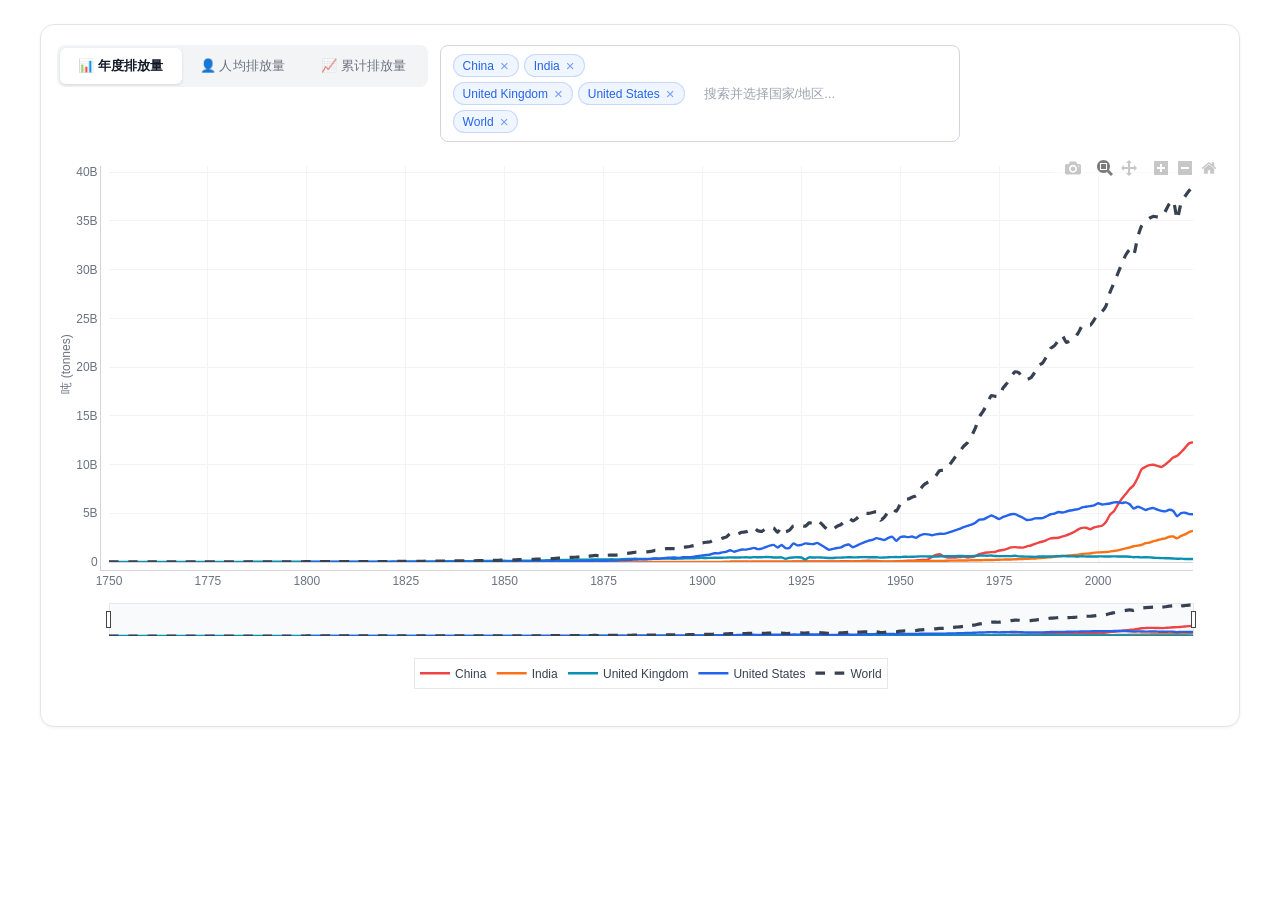
<file: docs/co2/index.html>
<!DOCTYPE html>
<html lang="zh-CN">

<head>
    <meta charset="UTF-8">
    <meta name="viewport" content="width=device-width, initial-scale=1.0">
    <title>CO₂ 排放量交互式图表</title>
    <script src="https://cdn.plot.ly/plotly-2.32.0.min.js"></script>
    <link rel="stylesheet" href="styles.css">
</head>

<body>
    <div class="container" id="mainContainer">
        <div class="loading-overlay" id="loadingOverlay">
            <div class="spinner"></div>
            <span id="loadingText">加载数据中...</span>
        </div>

        <!-- 工具栏 -->
        <div class="toolbar">
            <div class="toggle-group" id="toggleGroup">
                <button class="toggle-btn active" data-mode="total" id="btnTotal">📊 年度排放量</button>
                <button class="toggle-btn" data-mode="percapita" id="btnPerCapita">👤 人均排放量</button>
                <button class="toggle-btn" data-mode="cumulative" id="btnCumulative">📈 累计排放量</button>
            </div>
            <div class="country-selector" id="countrySelector">
                <div class="select-input-wrap" id="selectWrap">
                    <div class="selected-tags" id="selectedTags"></div>
                    <input type="text" class="search-input" id="searchInput" placeholder="搜索并选择国家/地区..."
                        autocomplete="off">
                </div>
                <div class="dropdown-panel" id="dropdownPanel">
                    <div class="dropdown-actions">
                        <button id="btnSelectAll">✅ 全选</button>
                        <button id="btnClearAll">❌ 清空</button>
                        <button id="btnReset">🔄 重置默认</button>
                    </div>
                    <div class="dropdown-list" id="dropdownList"></div>
                </div>
            </div>
        </div>

        <!-- 图表 -->
        <div id="chart"></div>
    </div>

    <script src="script.js"></script>
</body>

</html>
</file>
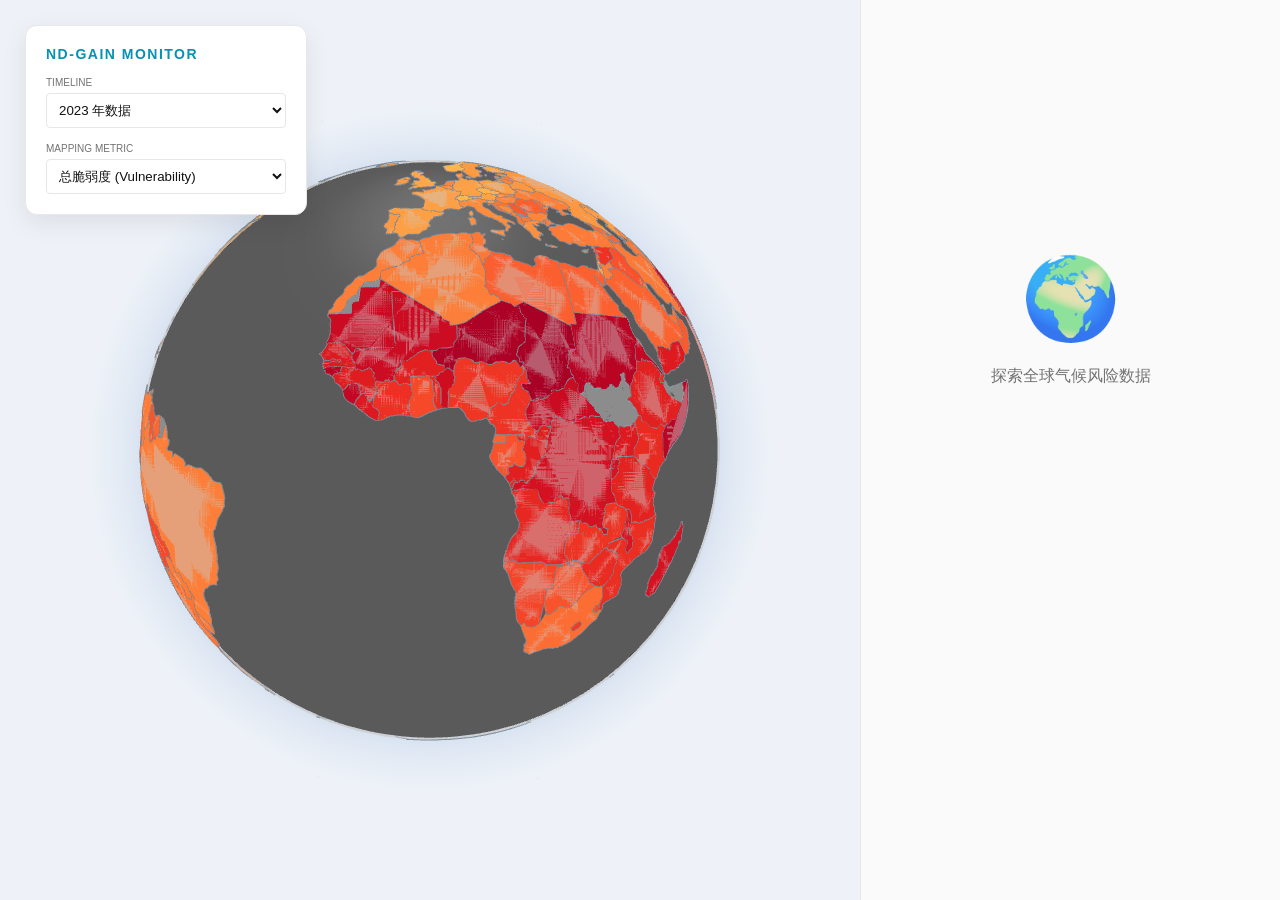
<file: docs/charts/climate-vulnerability-globe/app/index.html>
<!doctype html>
<html lang="en">
  <head>
    <meta charset="UTF-8" />
    <link rel="icon" type="image/svg+xml" href="./favicon.svg" />
    <meta name="viewport" content="width=device-width, initial-scale=1.0" />
    <title>climate-vulnerability-globe</title>
    <script type="module" crossorigin src="./assets/index-h7J3vSHF.js"></script>
    <link rel="stylesheet" crossorigin href="./assets/index-MxApr4Lq.css">
  </head>
  <body>
    <div id="root"></div>
  </body>
</html>
</file>
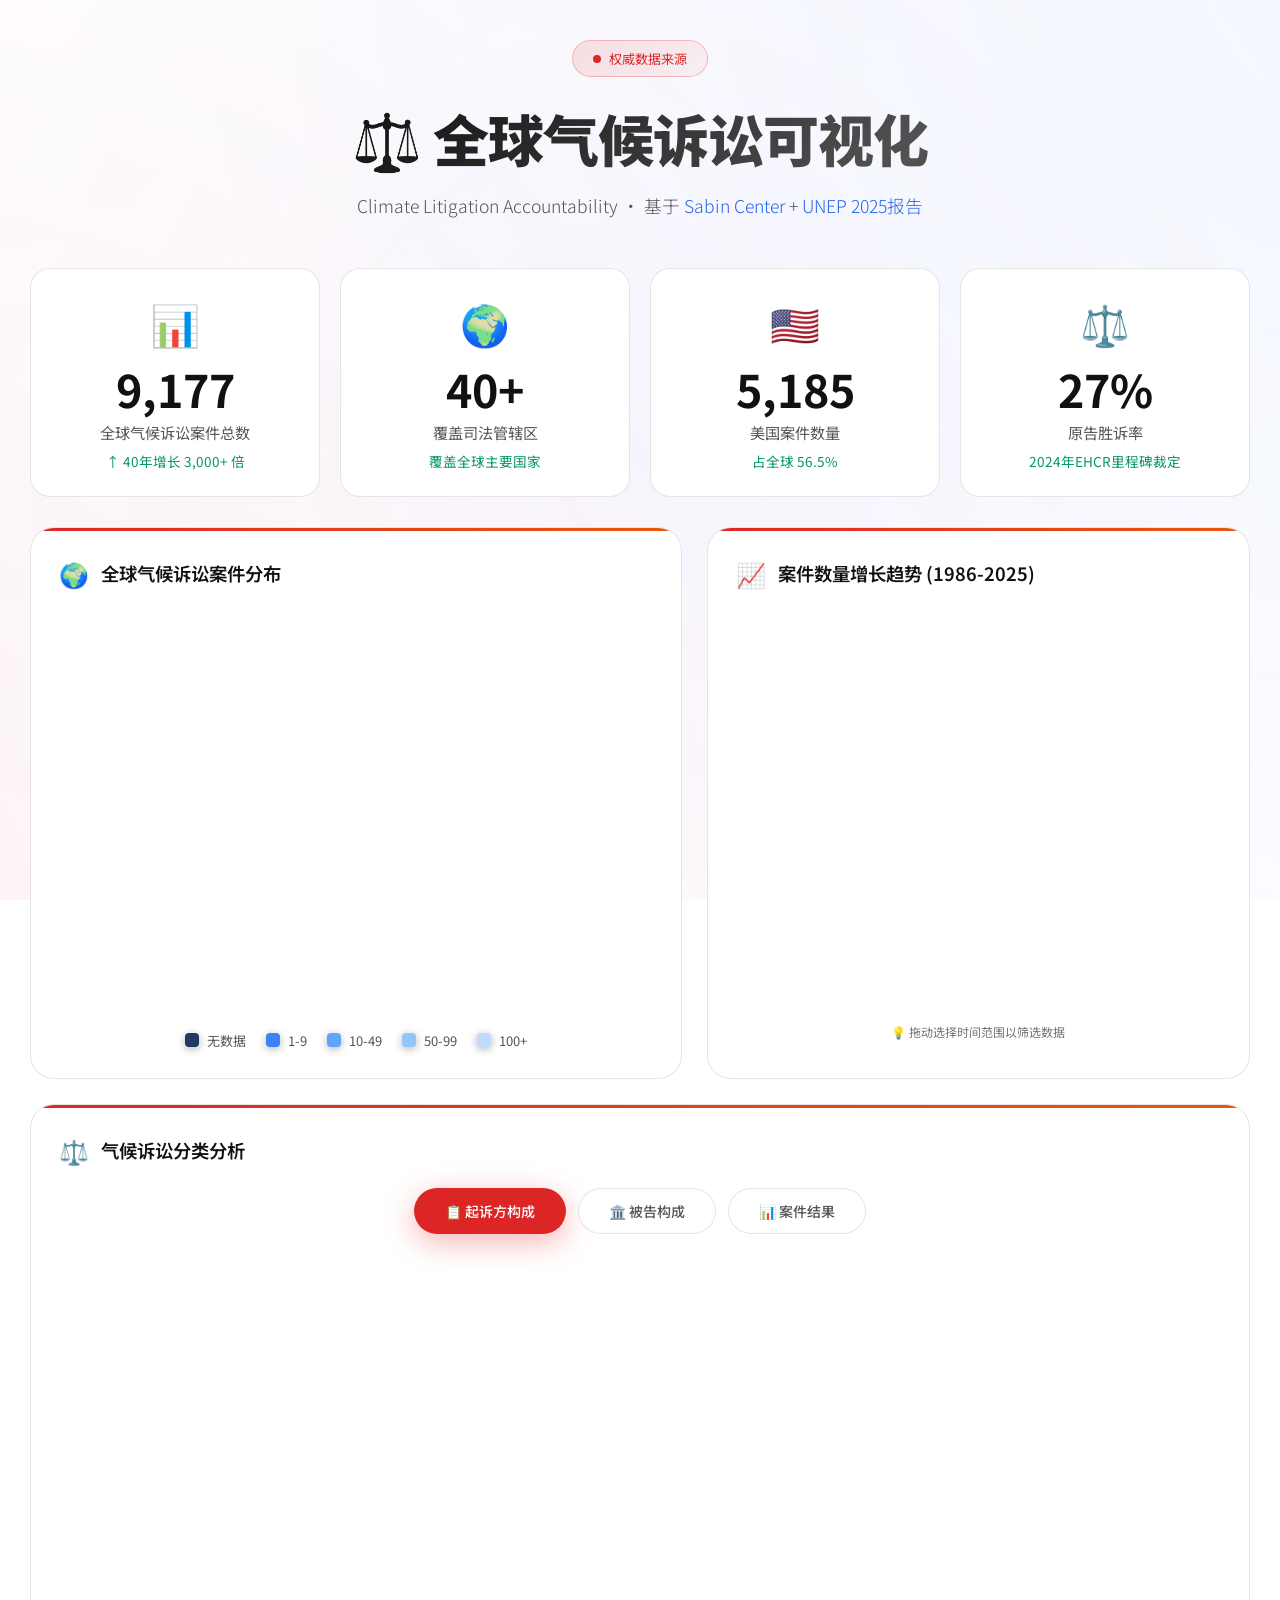
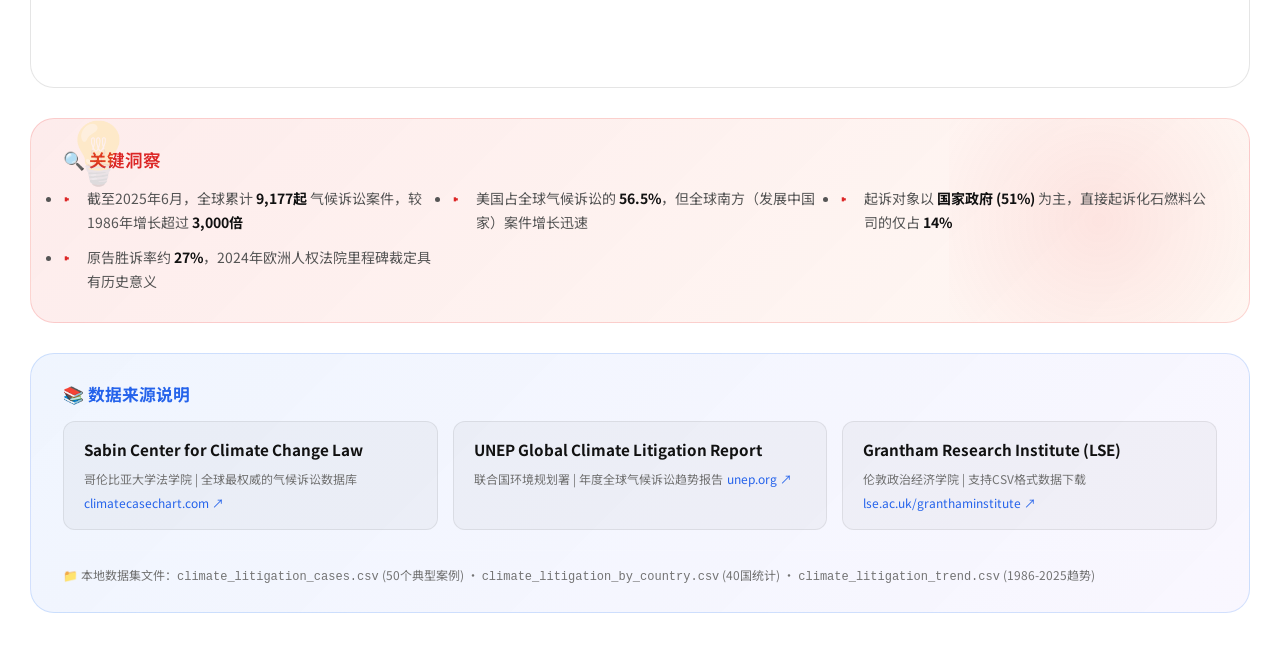
<file: docs/climate-litigation-visualization/test.html>
<!DOCTYPE html>
<html lang="zh-CN">
<head>
    <meta charset="UTF-8">
    <title>全球气候诉讼可视化 | Climate Litigation Visualizer</title>
    <link href="https://fonts.googleapis.com/css2?family=Noto+Sans+SC:wght@300;400;500;700;900&family=Inter:wght@400;500;600;700&display=swap" rel="stylesheet">
    <style>
        * { box-sizing: border-box; margin: 0; padding: 0; }
        
        :root {
            --bg-primary: #ffffff;
            --bg-secondary: #fafafa;
            --accent-red: #dc2626;
            --accent-orange: #ea580c;
            --accent-blue: #2563eb;
            --accent-cyan: #0891b2;
            --accent-green: #059669;
            --accent-purple: #7c3aed;
            --text-primary: #111111;
            --text-secondary: #555555;
            --text-muted: #737373;
            --glass-bg: rgba(255, 255, 255, 0.95);
            --glass-border: rgba(0, 0, 0, 0.1);
            --shadow-soft: 0 4px 24px rgba(0, 0, 0, 0.08);
            --shadow-glow: 0 0 40px rgba(239, 68, 68, 0.12);
        }
        
        body {
            font-family: 'Noto Sans SC', 'Inter', -apple-system, sans-serif;
            background: var(--bg-primary);
            min-height: 100vh;
            color: var(--text-primary);
            overflow-x: hidden;
        }
        
        /* 背景动画效果 */
        .bg-animation {
            position: fixed;
            top: 0;
            left: 0;
            width: 100%;
            height: 100%;
            pointer-events: none;
            z-index: 0;
            overflow: hidden;
        }
        .bg-animation::before {
            content: '';
            position: absolute;
            top: -50%;
            left: -50%;
            width: 200%;
            height: 200%;
            background: radial-gradient(circle at 20% 80%, rgba(239, 68, 68, 0.06) 0%, transparent 50%),
                        radial-gradient(circle at 80% 20%, rgba(59, 130, 246, 0.06) 0%, transparent 50%),
                        radial-gradient(circle at 50% 50%, rgba(139, 92, 246, 0.04) 0%, transparent 60%);
            animation: bgFloat 20s ease-in-out infinite;
        }
        @keyframes bgFloat {
            0%, 100% { transform: translate(0, 0) rotate(0deg); }
            33% { transform: translate(2%, 1%) rotate(1deg); }
            66% { transform: translate(-1%, 2%) rotate(-1deg); }
        }
        
        .container { 
            max-width: 1500px; 
            margin: 0 auto; 
            padding: 40px 30px;
            position: relative;
            z-index: 1;
        }
        
        /* 头部设计 */
        .header {
            text-align: center;
            margin-bottom: 50px;
            position: relative;
        }
        .header-badge {
            display: inline-flex;
            align-items: center;
            gap: 8px;
            background: linear-gradient(135deg, rgba(239, 68, 68, 0.15), rgba(239, 68, 68, 0.05));
            border: 1px solid rgba(239, 68, 68, 0.3);
            padding: 8px 20px;
            border-radius: 50px;
            font-size: 13px;
            color: var(--accent-red);
            margin-bottom: 20px;
            animation: fadeInDown 0.6s ease;
        }
        .header-badge::before {
            content: '';
            width: 8px;
            height: 8px;
            background: var(--accent-red);
            border-radius: 50%;
            animation: pulse 2s ease-in-out infinite;
        }
        @keyframes pulse {
            0%, 100% { opacity: 1; transform: scale(1); }
            50% { opacity: 0.5; transform: scale(1.2); }
        }
        
        .header h1 {
            font-size: 3.5rem;
            font-weight: 900;
            margin-bottom: 15px;
            animation: fadeInUp 0.8s ease;
            letter-spacing: -1px;
        }
        .header h1 .gradient-text {
            background: linear-gradient(135deg, #111111 0%, #525252 50%, #111111 100%);
            background-size: 200% auto;
            -webkit-background-clip: text;
            -webkit-text-fill-color: transparent;
            background-clip: text;
            animation: shimmer 3s ease-in-out infinite;
        }
        @keyframes shimmer {
            0%, 100% { background-position: 0% center; }
            50% { background-position: 200% center; }
        }
        .header .subtitle {
            font-size: 1.1rem;
            color: var(--text-secondary);
            font-weight: 300;
            animation: fadeInUp 0.8s ease 0.2s backwards;
        }
        .header .subtitle a {
            color: var(--accent-blue);
            text-decoration: none;
            transition: color 0.3s;
        }
        .header .subtitle a:hover { color: var(--accent-cyan); }
        
        @keyframes fadeInUp {
            from { opacity: 0; transform: translateY(30px); }
            to { opacity: 1; transform: translateY(0); }
        }
        @keyframes fadeInDown {
            from { opacity: 0; transform: translateY(-20px); }
            to { opacity: 1; transform: translateY(0); }
        }
        
        /* 统计卡片 */
        .stats-grid {
            display: grid;
            grid-template-columns: repeat(4, 1fr);
            gap: 20px;
            margin-bottom: 30px;
            animation: fadeInUp 0.8s ease 0.3s backwards;
        }
        .stat-card {
            background: var(--glass-bg);
            border: 1px solid var(--glass-border);
            border-radius: 20px;
            padding: 25px;
            text-align: center;
            position: relative;
            overflow: hidden;
            transition: all 0.4s cubic-bezier(0.4, 0, 0.2, 1);
        }
        .stat-card::before {
            content: '';
            position: absolute;
            top: 0;
            left: 0;
            right: 0;
            height: 3px;
            background: linear-gradient(90deg, transparent, var(--accent-red), transparent);
            opacity: 0;
            transition: opacity 0.3s;
        }
        .stat-card:hover {
            transform: translateY(-8px);
            box-shadow: var(--shadow-soft), var(--shadow-glow);
            border-color: rgba(239, 68, 68, 0.2);
        }
        .stat-card:hover::before { opacity: 1; }
        .stat-card .icon {
            font-size: 2.5rem;
            margin-bottom: 10px;
            display: block;
        }
        .stat-card .number {
            font-size: 2.8rem;
            font-weight: 700;
            color: var(--text-primary);
            line-height: 1.2;
        }
        .stat-card .number.counting {
            background: linear-gradient(135deg, #111111, #525252);
            -webkit-background-clip: text;
            -webkit-text-fill-color: transparent;
        }
        .stat-card .label {
            font-size: 0.95rem;
            color: var(--text-secondary);
            margin-top: 5px;
        }
        .stat-card .trend {
            font-size: 0.85rem;
            color: var(--accent-green);
            margin-top: 8px;
        }
        
        /* 主仪表板 */
        .dashboard {
            display: grid;
            grid-template-columns: 1.2fr 1fr;
            gap: 25px;
            margin-bottom: 25px;
            animation: fadeInUp 0.8s ease 0.4s backwards;
        }
        .dashboard.full-width { grid-template-columns: 1fr; }
        .dashboard.three-col {
            grid-template-columns: repeat(3, 1fr);
        }
        
        /* 卡片设计 */
        .card {
            background: var(--glass-bg);
            backdrop-filter: blur(20px);
            border: 1px solid var(--glass-border);
            border-radius: 24px;
            padding: 28px;
            position: relative;
            overflow: hidden;
            transition: all 0.4s cubic-bezier(0.4, 0, 0.2, 1);
        }
        .card::before {
            content: '';
            position: absolute;
            top: 0;
            left: 0;
            right: 0;
            height: 3px;
            background: linear-gradient(90deg, var(--accent-red), var(--accent-orange), var(--accent-red));
            background-size: 200% 100%;
            animation: gradientSlide 3s ease infinite;
        }
        @keyframes gradientSlide {
            0%, 100% { background-position: 0% 50%; }
            50% { background-position: 100% 50%; }
        }
        .card:hover {
            transform: translateY(-5px);
            box-shadow: var(--shadow-soft);
            border-color: rgba(0, 0, 0, 0.12);
        }
        .card h3 {
            color: var(--text-primary);
            font-size: 1.15rem;
            font-weight: 600;
            margin-bottom: 20px;
            display: flex;
            align-items: center;
            gap: 12px;
        }
        .card h3 .icon { font-size: 1.5rem; }
        
        /* 图表容器 */
        .chart-container {
            width: 100%;
            min-height: 400px;
            position: relative;
        }
        
        /* 工具提示 */
        .tooltip {
            position: absolute;
            background: #ffffff;
            backdrop-filter: blur(20px);
            color: var(--text-primary);
            padding: 14px 20px;
            border-radius: 16px;
            font-size: 13px;
            pointer-events: none;
            opacity: 0;
            z-index: 1000;
            border: 1px solid rgba(0, 0, 0, 0.1);
            box-shadow: 0 12px 32px rgba(0, 0, 0, 0.12);
            transform: translateY(-10px) scale(0.95);
            transition: all 0.25s cubic-bezier(0.4, 0, 0.2, 1);
            max-width: 280px;
        }
        .tooltip.visible {
            opacity: 1;
            transform: translateY(0) scale(1);
        }
        .tooltip strong {
            background: linear-gradient(135deg, var(--accent-red), var(--accent-orange));
            -webkit-background-clip: text;
            -webkit-text-fill-color: transparent;
            display: block;
            margin-bottom: 6px;
            font-size: 15px;
        }
        
        /* 图例 */
        .legend {
            display: flex;
            gap: 20px;
            justify-content: center;
            margin-top: 20px;
            flex-wrap: wrap;
        }
        .legend-item {
            display: flex;
            align-items: center;
            gap: 8px;
            font-size: 13px;
            color: var(--text-secondary);
        }
        .legend-item span {
            width: 14px;
            height: 14px;
            border-radius: 4px;
            box-shadow: 0 2px 8px rgba(0, 0, 0, 0.3);
        }
        
        /* 按钮组 */
        .btn-group {
            display: flex;
            gap: 12px;
            justify-content: center;
            margin-bottom: 25px;
        }
        .view-btn {
            padding: 12px 30px;
            border: 1px solid var(--glass-border);
            background: var(--glass-bg);
            color: var(--text-secondary);
            border-radius: 50px;
            cursor: pointer;
            font-size: 14px;
            font-weight: 500;
            transition: all 0.3s cubic-bezier(0.4, 0, 0.2, 1);
            font-family: inherit;
            position: relative;
            overflow: hidden;
        }
        .view-btn::before {
            content: '';
            position: absolute;
            top: 0;
            left: -100%;
            width: 100%;
            height: 100%;
            background: linear-gradient(90deg, transparent, rgba(255,255,255,0.1), transparent);
            transition: left 0.5s;
        }
        .view-btn:hover::before { left: 100%; }
        .view-btn:hover {
            background: rgba(239, 68, 68, 0.15);
            color: var(--text-primary);
            transform: translateY(-2px);
        }
        .view-btn.active {
            background: linear-gradient(135deg, var(--accent-red), #dc2626);
            color: white;
            border-color: transparent;
            box-shadow: 0 8px 30px rgba(239, 68, 68, 0.4);
        }
        
        /* 洞察框 */
        .insight-box {
            background: linear-gradient(135deg, rgba(239, 68, 68, 0.1), rgba(249, 115, 22, 0.05));
            border: 1px solid rgba(239, 68, 68, 0.2);
            padding: 28px 32px;
            margin-top: 30px;
            border-radius: 24px;
            position: relative;
            overflow: hidden;
            animation: fadeInUp 0.8s ease 0.5s backwards;
        }
        .insight-box::before {
            content: '💡';
            position: absolute;
            top: -15px;
            left: 30px;
            font-size: 60px;
            opacity: 0.15;
        }
        .insight-box::after {
            content: '';
            position: absolute;
            top: 0;
            right: 0;
            width: 300px;
            height: 100%;
            background: radial-gradient(circle, rgba(239, 68, 68, 0.1), transparent);
        }
        .insight-box h4 {
            color: var(--accent-red);
            font-size: 1.1rem;
            margin-bottom: 15px;
            font-weight: 600;
        }
        .insight-box ul {
            display: grid;
            grid-template-columns: repeat(auto-fit, minmax(320px, 1fr));
            gap: 12px;
            position: relative;
            z-index: 1;
        }
        .insight-box li {
            font-size: 14px;
            color: var(--text-secondary);
            padding-left: 24px;
            position: relative;
            line-height: 1.7;
        }
        .insight-box li::before {
            content: '▸';
            position: absolute;
            left: 0;
            color: var(--accent-red);
            font-weight: bold;
        }
        .insight-box li strong {
            color: var(--text-primary);
        }
        
        /* 数据来源 */
        .sources-card {
            background: linear-gradient(135deg, rgba(59, 130, 246, 0.08), rgba(139, 92, 246, 0.05));
            border: 1px solid rgba(59, 130, 246, 0.2);
            margin-top: 30px;
            border-radius: 24px;
            padding: 28px 32px;
            animation: fadeInUp 0.8s ease 0.6s backwards;
        }
        .sources-card h4 {
            color: var(--accent-blue);
            font-size: 1.05rem;
            margin-bottom: 15px;
            display: flex;
            align-items: center;
            gap: 10px;
        }
        .sources-grid {
            display: grid;
            grid-template-columns: repeat(auto-fit, minmax(280px, 1fr));
            gap: 15px;
        }
        .source-item {
            background: rgba(0, 0, 0, 0.03);
            border: 1px solid rgba(0, 0, 0, 0.08);
            border-radius: 12px;
            padding: 16px 20px;
            transition: all 0.3s;
        }
        .source-item:hover {
            background: rgba(37, 99, 235, 0.06);
            border-color: rgba(59, 130, 246, 0.35);
        }
        .source-item strong {
            color: var(--text-primary);
            font-size: 0.95rem;
            display: block;
            margin-bottom: 5px;
        }
        .source-item a {
            color: var(--accent-blue);
            font-size: 12px;
            text-decoration: none;
            transition: color 0.3s;
        }
        .source-item a:hover { color: var(--accent-cyan); }
        .source-item .desc {
            color: var(--text-muted);
            font-size: 12px;
            margin-top: 5px;
        }
        
        /* 刷选按钮 */
        .brush-clear {
            position: absolute;
            right: 15px;
            top: 15px;
            padding: 8px 18px;
            background: linear-gradient(135deg, var(--accent-red), #dc2626);
            color: white;
            border: none;
            border-radius: 20px;
            cursor: pointer;
            font-size: 12px;
            font-weight: 500;
            opacity: 0;
            transform: translateY(-10px);
            transition: all 0.3s ease;
            font-family: inherit;
            z-index: 10;
            box-shadow: 0 4px 15px rgba(239, 68, 68, 0.3);
        }
        .brush-clear.show {
            opacity: 1;
            transform: translateY(0);
        }
        
        .brush-note {
            font-size: 12px;
            color: var(--text-muted);
            text-align: center;
            margin-top: 12px;
        }
        
        /* 网格线 */
        .grid line { stroke: rgba(0, 0, 0, 0.08); stroke-dasharray: 3, 3; }
        .grid path { stroke-width: 0; }
        
        /* 动画计数器 */
        @keyframes countUp {
            from { opacity: 0; transform: translateY(20px); }
            to { opacity: 1; transform: translateY(0); }
        }
        .animate-count {
            animation: countUp 0.6s ease forwards;
        }
        
        /* 响应式 */
        @media (max-width: 1200px) {
            .stats-grid { grid-template-columns: repeat(2, 1fr); }
            .dashboard { grid-template-columns: 1fr; }
            .dashboard.three-col { grid-template-columns: 1fr; }
        }
        @media (max-width: 768px) {
            .stats-grid { grid-template-columns: 1fr; }
            .header h1 { font-size: 2.2rem; }
            .container { padding: 20px 15px; }
            .stat-card .number { font-size: 2.2rem; }
        }
        
        /* 滚动条美化 */
        ::-webkit-scrollbar { width: 8px; height: 8px; }
        ::-webkit-scrollbar-track { background: var(--bg-primary); }
        ::-webkit-scrollbar-thumb { background: var(--glass-border); border-radius: 4px; }
        ::-webkit-scrollbar-thumb:hover { background: rgba(0, 0, 0, 0.25); }
    </style>
    <script src="https://d3js.org/d3.v7.min.js"></script>
    <script src="https://d3js.org/topojson.v3.min.js"></script>
</head>
<body>
    <div class="bg-animation"></div>
    
<div class="container">
    <!-- 头部 -->
    <div class="header">
        <div class="header-badge">
            <span>权威数据来源</span>
        </div>
        <h1><span class="gradient-text">⚖️ 全球气候诉讼可视化</span></h1>
        <div class="subtitle">
            Climate Litigation Accountability · 基于 <a href="https://climatecasechart.com/" target="_blank">Sabin Center</a> + <a href="https://www.unep.org/" target="_blank">UNEP 2025报告</a>
        </div>
    </div>

    <!-- 统计概览 -->
    <div class="stats-grid">
        <div class="stat-card">
            <span class="icon">📊</span>
            <div class="number animate-count">9,177</div>
            <div class="label">全球气候诉讼案件总数</div>
            <div class="trend">↑ 40年增长 3,000+ 倍</div>
        </div>
        <div class="stat-card">
            <span class="icon">🌍</span>
            <div class="number animate-count">40+</div>
            <div class="label">覆盖司法管辖区</div>
            <div class="trend">覆盖全球主要国家</div>
        </div>
        <div class="stat-card">
            <span class="icon">🇺🇸</span>
            <div class="number animate-count">5,185</div>
            <div class="label">美国案件数量</div>
            <div class="trend">占全球 56.5%</div>
        </div>
        <div class="stat-card">
            <span class="icon">⚖️</span>
            <div class="number animate-count">27%</div>
            <div class="label">原告胜诉率</div>
            <div class="trend">2024年EHCR里程碑裁定</div>
        </div>
    </div>

    <!-- 主仪表板 -->
    <div class="dashboard">
        <!-- 世界地图 -->
        <div class="card">
            <h3><span class="icon">🌍</span> 全球气候诉讼案件分布</h3>
            <div id="chart-litigation-map" class="chart-container"></div>
            <div class="legend">
                <div class="legend-item"><span style="background:#1e3a5f"></span> 无数据</div>
                <div class="legend-item"><span style="background:#3b82f6"></span> 1-9</div>
                <div class="legend-item"><span style="background:#60a5fa"></span> 10-49</div>
                <div class="legend-item"><span style="background:#93c5fd"></span> 50-99</div>
                <div class="legend-item"><span style="background:#bfdbfe"></span> 100+</div>
            </div>
        </div>

        <!-- 趋势图 -->
        <div class="card">
            <h3><span class="icon">📈</span> 案件数量增长趋势 (1986-2025)</h3>
            <div id="chart-litigation-trend" class="chart-container">
                <button class="brush-clear" id="brushClear" onclick="clearBrush()">✕ 重置筛选</button>
            </div>
            <div class="brush-note">💡 拖动选择时间范围以筛选数据</div>
        </div>
    </div>

    <!-- 分类分析 -->
    <div class="dashboard full-width">
        <div class="card">
            <h3><span class="icon">⚖️</span> 气候诉讼分类分析</h3>
            <div class="btn-group">
                <button id="btn-plaintiff" class="view-btn active" onclick="setView('plaintiff')">📋 起诉方构成</button>
                <button id="btn-defendant" class="view-btn" onclick="setView('defendant')">🏛️ 被告构成</button>
                <button id="btn-outcome" class="view-btn" onclick="setView('outcome')">📊 案件结果</button>
            </div>
            <div id="chart-litigation-category" class="chart-container"></div>
        </div>
    </div>

    <!-- 洞察 -->
    <div class="insight-box">
        <h4>🔍 关键洞察</h4>
        <ul>
            <li>截至2025年6月，全球累计 <strong>9,177起</strong> 气候诉讼案件，较1986年增长超过 <strong>3,000倍</strong></li>
            <li>美国占全球气候诉讼的 <strong>56.5%</strong>，但全球南方（发展中国家）案件增长迅速</li>
            <li>起诉对象以 <strong>国家政府 (51%)</strong> 为主，直接起诉化石燃料公司的仅占 <strong>14%</strong></li>
            <li>原告胜诉率约 <strong>27%</strong>，2024年欧洲人权法院里程碑裁定具有历史意义</li>
        </ul>
    </div>

    <!-- 数据来源 -->
    <div class="sources-card">
        <h4>📚 数据来源说明</h4>
        <div class="sources-grid">
            <div class="source-item">
                <strong>Sabin Center for Climate Change Law</strong>
                <span class="desc">哥伦比亚大学法学院 | 全球最权威的气候诉讼数据库</span>
                <a href="https://climatecasechart.com/" target="_blank">climatecasechart.com ↗</a>
            </div>
            <div class="source-item">
                <strong>UNEP Global Climate Litigation Report</strong>
                <span class="desc">联合国环境规划署 | 年度全球气候诉讼趋势报告</span>
                <a href="https://www.unep.org/" target="_blank">unep.org ↗</a>
            </div>
            <div class="source-item">
                <strong>Grantham Research Institute (LSE)</strong>
                <span class="desc">伦敦政治经济学院 | 支持CSV格式数据下载</span>
                <a href="https://www.lse.ac.uk/granthaminstitute" target="_blank">lse.ac.uk/granthaminstitute ↗</a>
            </div>
        </div>
        <div style="margin-top: 20px; padding-top: 15px; border-top: 1px solid rgba(255,255,255,0.05);">
            <p style="font-size: 12px; color: var(--text-muted);">
                📁 本地数据集文件：<code>climate_litigation_cases.csv</code> (50个典型案例) · 
                <code>climate_litigation_by_country.csv</code> (40国统计) · 
                <code>climate_litigation_trend.csv</code> (1986-2025趋势)
            </p>
        </div>
    </div>
</div>

<div class="tooltip" id="tooltip"></div>

<script>
// ======================== 数据定义 ========================
const litigationData = [
    { country: "美国", iso3: "USA", cases: 5185, region: "北美", lon: -98.5, lat: 39.8 },
    { country: "澳大利亚", iso3: "AUS", cases: 685, region: "大洋洲", lon: 133.7, lat: -25.2 },
    { country: "巴西", iso3: "BRA", cases: 423, region: "南美", lon: -51.9, lat: -14.2 },
    { country: "英国", iso3: "GBR", cases: 398, region: "欧洲", lon: -3.4, lat: 55.3 },
    { country: "德国", iso3: "DEU", cases: 287, region: "欧洲", lon: 10.4, lat: 51.1 },
    { country: "加拿大", iso3: "CAN", cases: 256, region: "北美", lon: -106.3, lat: 56.1 },
    { country: "法国", iso3: "FRA", cases: 198, region: "欧洲", lon: 2.2, lat: 46.2 },
    { country: "印度", iso3: "IND", cases: 156, region: "亚洲", lon: 78.9, lat: 20.5 },
    { country: "荷兰", iso3: "NLD", cases: 134, region: "欧洲", lon: 5.2, lat: 52.1 },
    { country: "西班牙", iso3: "ESP", cases: 112, region: "欧洲", lon: -3.7, lat: 40.4 },
    { country: "挪威", iso3: "NOR", cases: 98, region: "欧洲", lon: 8.4, lat: 60.4 },
    { country: "意大利", iso3: "ITA", cases: 87, region: "欧洲", lon: 12.5, lat: 41.8 },
    { country: "爱尔兰", iso3: "IRL", cases: 76, region: "欧洲", lon: -8.2, lat: 53.4 },
    { country: "新西兰", iso3: "NZL", cases: 68, region: "大洋洲", lon: 174.8, lat: -40.9 },
    { country: "巴基斯坦", iso3: "PAK", cases: 54, region: "亚洲", lon: 69.3, lat: 30.3 },
    { country: "日本", iso3: "JPN", cases: 49, region: "亚洲", lon: 138.2, lat: 36.2 },
    { country: "南非", iso3: "ZAF", cases: 45, region: "非洲", lon: 22.9, lat: -30.5 },
    { country: "肯尼亚", iso3: "KEN", cases: 38, region: "非洲", lon: 37.9, lat: -0.02 },
    { country: "中国", iso3: "CHN", cases: 32, region: "亚洲", lon: 104.1, lat: 35.8 },
    { country: "尼日利亚", iso3: "NGA", cases: 28, region: "非洲", lon: 8.6, lat: 9.08 },
    { country: "印尼", iso3: "IDN", cases: 24, region: "亚洲", lon: 113.9, lat: -0.7 },
    { country: "菲律宾", iso3: "PHL", cases: 19, region: "亚洲", lon: 121.7, lat: 12.8 },
    { country: "俄罗斯", iso3: "RUS", cases: 15, region: "欧亚", lon: 105.3, lat: 61.5 }
];

const trendData = [
    { year: 1986, cases: 1 }, { year: 1988, cases: 2 }, { year: 1990, cases: 3 },
    { year: 1992, cases: 5 }, { year: 1994, cases: 7 }, { year: 1996, cases: 12 },
    { year: 1998, cases: 18 }, { year: 2000, cases: 28 }, { year: 2002, cases: 45 },
    { year: 2004, cases: 78 }, { year: 2006, cases: 135 }, { year: 2008, cases: 210 },
    { year: 2010, cases: 320 }, { year: 2012, cases: 485 }, { year: 2014, cases: 730 },
    { year: 2016, cases: 1150 }, { year: 2018, cases: 1780 }, { year: 2020, cases: 2580 },
    { year: 2022, cases: 3820 }, { year: 2024, cases: 5800 }, { year: 2025, cases: 9177 }
];

const cumulativeData = [];
let cum = 0;
trendData.forEach(d => { cum += d.cases; cumulativeData.push({ year: d.year, cumulative: cum }); });

const plaintiffData = [
    { category: "个人/受影响社区", count: 3671, percentage: 40 },
    { category: "非政府组织", count: 2480, percentage: 27 },
    { category: "青年/学生群体", count: 918, percentage: 10 },
    { category: "地方政府", count: 1377, percentage: 15 },
    { category: "企业/金融机构", count: 734, percentage: 8 }
];

const defendantData = [
    { category: "国家政府", count: 4680, percentage: 51 },
    { category: "地方政府", count: 1744, percentage: 19 },
    { category: "化石燃料公司", count: 1285, percentage: 14 },
    { category: "其他企业", count: 917, percentage: 10 },
    { category: "金融机构", count: 550, percentage: 6 }
];

const outcomeData = [
    { category: "原告胜诉", count: 2478, percentage: 27 },
    { category: "原告部分胜诉", count: 825, percentage: 9 },
    { category: "被告胜诉", count: 2753, percentage: 30 },
    { category: "和解/已解决", count: 1468, percentage: 16 },
    { category: "审理中", count: 1653, percentage: 18 }
];

let currentCategoryView = "plaintiff";
let selectedYearRange = [1986, 2025];
let worldGeoData = null;

const casesByCountry = {};
litigationData.forEach(d => casesByCountry[d.iso3] = d);

// ======================== 工具函数 ========================
function showTooltip(event, html) {
    const tooltip = d3.select("#tooltip");
    tooltip.html(html).classed("visible", true)
        .style("left", (event.pageX + 15) + "px")
        .style("top", (event.pageY - 10) + "px");
}
function hideTooltip() { d3.select("#tooltip").classed("visible", false); }

function clearBrush() {
    selectedYearRange = [1986, 2025];
    d3.select(".brush").call(d3.brushX().move, null);
    document.getElementById("brushClear").classList.remove("show");
}

// ======================== 世界地图 ========================
async function drawMap() {
    const container = document.getElementById("chart-litigation-map");
    const width = container.clientWidth || 650;
    const height = 400;
    container.innerHTML = "";
    
    const svg = d3.select(container).append("svg")
        .attr("width", width).attr("height", height)
        .style("border-radius", "16px");
    
    const defs = svg.append("defs");
    
    // 海洋渐变
    const oceanGrad = defs.append("linearGradient").attr("id", "oceanGrad")
        .attr("x1", "0%").attr("y1", "0%").attr("x2", "100%").attr("y2", "100%");
    oceanGrad.append("stop").attr("offset", "0%").attr("stop-color", "#e8eef7");
    oceanGrad.append("stop").attr("offset", "100%").attr("stop-color", "#dbeafe");
    
    // 发光滤镜
    const glow = defs.append("filter").attr("id", "mapGlow");
    glow.append("feGaussianBlur").attr("stdDeviation", "2").attr("result", "coloredBlur");
    const feMerge = glow.append("feMerge");
    feMerge.append("feMergeNode").attr("in", "coloredBlur");
    feMerge.append("feMergeNode").attr("in", "SourceGraphic");
    
    svg.append("rect").attr("width", width).attr("height", height)
        .attr("fill", "url(#oceanGrad)").attr("rx", 16);
    
    const projection = d3.geoMercator().scale(width / 5.5).translate([width / 2, height / 1.6]);
    const path = d3.geoPath().projection(projection);
    
    // 颜色比例
    const colorScale = d3.scaleThreshold()
        .domain([1, 10, 50, 100])
        .range(["#e2e8f0", "#3b82f6", "#60a5fa", "#93c5fd", "#2563eb"]);
    
    const isoMap = {
        "840": "USA", "036": "AUS", "076": "BRA", "826": "GBR", "276": "DEU",
        "124": "CAN", "250": "FRA", "356": "IND", "528": "NLD", "724": "ESP",
        "578": "NOR", "380": "ITA", "372": "IRL", "554": "NZL", "586": "PAK",
        "392": "JPN", "710": "ZAF", "404": "KEN", "156": "CHN", "566": "NGA",
        "360": "IDN", "608": "PHL", "643": "RUS"
    };
    
    try {
        if (!worldGeoData) {
            const resp = await fetch("https://cdn.jsdelivr.net/npm/world-atlas@2/countries-110m.json");
            worldGeoData = await resp.json();
        }
        const countries = topojson.feature(worldGeoData, worldGeoData.objects.countries);
        
        // 国家
        svg.append("g").selectAll("path")
            .data(countries.features)
            .enter().append("path")
            .attr("d", path)
            .attr("fill", d => {
                const c = isoMap[d.id] ? casesByCountry[isoMap[d.id]] : null;
                return c ? colorScale(c.cases) : "#e2e8f0";
            })
            .attr("stroke", "#94a3b8").attr("stroke-width", 0.5)
            .style("transition", "all 0.3s ease")
            .on("mouseover", function(event, d) {
                const c = isoMap[d.id] ? casesByCountry[isoMap[d.id]] : null;
                d3.select(this).attr("stroke", "#f97316").attr("stroke-width", 1.5)
                    .style("filter", "url(#mapGlow)");
                if (c) showTooltip(event, `<strong>${c.country}</strong>${c.cases.toLocaleString()} 起案件<br><small>${c.region}</small>`);
                else showTooltip(event, "暂无数据");
            })
            .on("mouseout", function() {
                d3.select(this).attr("stroke", "#94a3b8").attr("stroke-width", 0.5).style("filter", null);
                hideTooltip();
            });
    } catch (e) { console.log("Map fallback"); }
    
    // 气泡
    const bubbleScale = d3.scaleSqrt().domain([1, 5500]).range([4, 35]);
    
    const bubbleGrad = defs.append("radialGradient").attr("id", "bubbleGrad");
    bubbleGrad.append("stop").attr("offset", "0%").attr("stop-color", "#f97316").attr("stop-opacity", 0.9);
    bubbleGrad.append("stop").attr("offset", "70%").attr("stop-color", "#ef4444").attr("stop-opacity", 0.6);
    bubbleGrad.append("stop").attr("offset", "100%").attr("stop-color", "#dc2626").attr("stop-opacity", 0.3);
    
    svg.append("g").selectAll("circle")
        .data(litigationData.filter(d => d.cases >= 10))
        .enter().append("circle")
        .attr("cx", d => projection([d.lon, d.lat])[0])
        .attr("cy", d => projection([d.lon, d.lat])[1])
        .attr("r", 0)
        .attr("fill", "url(#bubbleGrad)")
        .attr("stroke", "#ffffff").attr("stroke-width", 1)
        .attr("opacity", 0.9)
        .on("mouseover", function(event, d) {
            d3.select(this).transition().duration(200).attr("r", bubbleScale(d.cases) * 1.2);
            showTooltip(event, `<strong>${d.country}</strong>${d.cases.toLocaleString()} 起案件<br><small>${d.region}</small>`);
        })
        .on("mouseout", function(event, d) {
            d3.select(this).transition().duration(200).attr("r", bubbleScale(d.cases));
            hideTooltip();
        })
        .transition().duration(1000).delay((d, i) => i * 60)
        .attr("r", d => bubbleScale(d.cases));
}

// ======================== 趋势图 ========================
function drawTrend() {
    const container = document.getElementById("chart-litigation-trend");
    const width = container.clientWidth || 650;
    const height = 400;
    const m = { top: 35, right: 50, bottom: 55, left: 80 };
    const w = width - m.left - m.right;
    const h = height - m.top - m.bottom;
    container.innerHTML = '<button class="brush-clear" id="brushClear" onclick="clearBrush()">✕ 重置筛选</button>';
    
    const svg = d3.select(container).append("svg").attr("width", width).attr("height", height);
    const g = svg.append("g").attr("transform", `translate(${m.left},${m.top})`);
    
    const defs = svg.append("defs");
    
    // 面积渐变
    const areaGrad = defs.append("linearGradient").attr("id", "trendAreaGrad")
        .attr("x1", "0%").attr("y1", "0%").attr("x2", "0%").attr("y2", "100%");
    areaGrad.append("stop").attr("offset", "0%").attr("stop-color", "#f97316").attr("stop-opacity", 0.4);
    areaGrad.append("stop").attr("offset", "100%").attr("stop-color", "#f97316").attr("stop-opacity", 0.02);
    
    // 发光
    const glow = defs.append("filter").attr("id", "lineGlow");
    glow.append("feGaussianBlur").attr("stdDeviation", "4").attr("result", "coloredBlur");
    const feMerge = glow.append("feMerge");
    feMerge.append("feMergeNode").attr("in", "coloredBlur");
    feMerge.append("feMergeNode").attr("in", "SourceGraphic");
    
    const x = d3.scaleLinear().domain([1986, 2025]).range([0, w]);
    const y = d3.scaleLinear().domain([0, 10000]).range([h, 0]);
    
    // 网格
    g.append("g").attr("class", "grid").attr("transform", `translate(0,${h})`)
        .call(d3.axisBottom(x).ticks(8).tickSize(-h).tickFormat(""));
    g.append("g").attr("class", "grid").call(d3.axisLeft(y).ticks(6).tickSize(-w).tickFormat(""));
    
    // 面积
    const area = d3.area().x(d => x(d.year)).y0(h).y1(d => y(d.cumulative)).curve(d3.curveMonotoneX);
    g.append("path").datum(cumulativeData).attr("fill", "url(#trendAreaGrad)").attr("d", area);
    
    // 折线
    const line = d3.line().x(d => x(d.year)).y(d => y(d.cumulative)).curve(d3.curveMonotoneX);
    const path = g.append("path").datum(cumulativeData)
        .attr("fill", "none").attr("stroke", "#f97316").attr("stroke-width", 3.5)
        .attr("filter", "url(#lineGlow)").attr("d", line);
    
    // 动画
    const totalLength = path.node().getTotalLength();
    path.attr("stroke-dasharray", totalLength).attr("stroke-dashoffset", totalLength)
        .transition().duration(2000).ease(d3.easeQuadOut).attr("stroke-dashoffset", 0);
    
    // 数据点
    g.selectAll(".dot")
        .data(cumulativeData)
        .enter().append("circle")
        .attr("cx", d => x(d.year)).attr("cy", d => y(d.cumulative))
        .attr("r", 0).attr("fill", "#f97316").attr("stroke", "#ffffff").attr("stroke-width", 2.5)
        .on("mouseover", function(event, d) {
            d3.select(this).transition().duration(200).attr("r", 12);
            showTooltip(event, `<strong>${d.year}年</strong>累计 ${d.cumulative.toLocaleString()} 起`);
        })
        .on("mouseout", function() {
            d3.select(this).transition().duration(200).attr("r", 7);
            hideTooltip();
        })
        .transition().duration(800).delay((d, i) => 1500 + i * 50).attr("r", 7);
    
    // 轴
    g.append("g").attr("transform", `translate(0,${h})`).call(d3.axisBottom(x).tickFormat(d3.format("d")).ticks(8))
        .selectAll("text").style("fill", "#525252").style("font-size", "12px");
    g.append("g").call(d3.axisLeft(y).ticks(6).tickFormat(d => d >= 1000 ? d/1000 + 'k' : d))
        .selectAll("text").style("fill", "#525252").style("font-size", "12px");
    g.selectAll(".domain").style("stroke", "rgba(0,0,0,0.2)");
    g.selectAll(".tick line").style("stroke", "rgba(0,0,0,0.12)");
    
    // 标签
    g.append("text").attr("x", w/2).attr("y", h+40).attr("text-anchor", "middle")
        .style("fill", "#737373").style("font-size", "13px").text("年份");
    g.append("text").attr("transform", "rotate(-90)").attr("x", -h/2).attr("y", -55)
        .attr("text-anchor", "middle").style("fill", "#737373").style("font-size", "13px").text("累计案件数量");
    
    // 刷选
    const brush = d3.brushX().extent([[0, 0], [w, h]])
        .on("end", function(event) {
            if (event.selection) {
                const [x0, x1] = event.selection;
                selectedYearRange = [Math.round(x.invert(x0)), Math.round(x.invert(x1))];
                document.getElementById("brushClear").classList.add("show");
            }
        });
    g.append("g").attr("class", "brush").call(brush)
        .selectAll(".selection").style("fill", "#f97316").style("fill-opacity", 0.25).style("stroke", "#f97316");
}

// ======================== 分类图 ========================
function drawCategoryChart() {
    const container = document.getElementById("chart-litigation-category");
    const width = container.clientWidth || 1000;
    const height = 320;
    const m = { top: 20, right: 40, bottom: 40, left: 160 };
    const w = width - m.left - m.right;
    const h = height - m.top - m.bottom;
    container.innerHTML = "";
    
    let data = currentCategoryView === "plaintiff" ? plaintiffData : 
                 currentCategoryView === "defendant" ? defendantData : outcomeData;
    
    const colorSets = {
        plaintiff: ["#3b82f6", "#60a5fa", "#93c5fd", "#bfdbfe", "#dbeafe"],
        defendant: ["#ef4444", "#f97316", "#fbbf24", "#fb923c", "#fcd34d"],
        outcome: ["#10b981", "#34d399", "#6ee7b7", "#a7f3d0", "#d1fae5"]
    };
    
    const svg = d3.select(container).append("svg").attr("width", width).attr("height", height);
    const g = svg.append("g").attr("transform", `translate(${m.left},${m.top})`);
    
    const y = d3.scaleBand().domain(data.map(d => d.category)).range([0, h]).padding(0.35);
    const x = d3.scaleLinear().domain([0, d3.max(data, d => d.count) * 1.2]).range([0, w]);
    
    // 背景条
    g.selectAll(".bg").data(data).enter().append("rect")
        .attr("y", d => y(d.category)).attr("height", y.bandwidth())
        .attr("x", 0).attr("width", w).attr("fill", "rgba(0,0,0,0.04)").attr("rx", 8);
    
    // 数据条
    const colors = colorSets[currentCategoryView];
    g.selectAll(".bar").data(data).enter().append("rect")
        .attr("y", d => y(d.category)).attr("height", y.bandwidth())
        .attr("x", 0).attr("width", 0).attr("fill", (d, i) => colors[i]).attr("rx", 8)
        .on("mouseover", function(event, d) {
            d3.select(this).attr("opacity", 0.8);
            showTooltip(event, `<strong>${d.category}</strong>${d.count.toLocaleString()} 起 (${d.percentage}%)`);
        })
        .on("mouseout", function() { d3.select(this).attr("opacity", 1); hideTooltip(); })
        .transition().duration(800).delay((d, i) => i * 100)
        .attr("width", d => x(d.count));
    
    // 数值标签
    g.selectAll(".label").data(data).enter().append("text")
        .attr("x", d => x(d.count) + 12)
        .attr("y", d => y(d.category) + y.bandwidth() / 2)
        .attr("dy", "0.35em")
        .style("font-size", "14px").style("font-weight", "600")
        .style("fill", "#111111")
        .text(d => `${d.count.toLocaleString()} 起`);
    
    // 轴
    g.append("g").call(d3.axisLeft(y))
        .selectAll("text").style("fill", "#374151").style("font-size", "13px");
    g.append("g").attr("transform", `translate(0,${h})`).call(d3.axisBottom(x).ticks(5).tickFormat(d => d >= 1000 ? d/1000 + 'k' : d))
        .selectAll("text").style("fill", "#6b7280").style("font-size", "11px");
    g.selectAll(".domain").style("stroke", "rgba(0,0,0,0.15)");
    g.selectAll(".tick line").style("stroke", "rgba(0,0,0,0.08)");
}

function setView(view) {
    currentCategoryView = view;
    drawCategoryChart();
    document.querySelectorAll(".view-btn").forEach(b => b.classList.remove("active"));
    document.getElementById(`btn-${view}`).classList.add("active");
}

// 响应式
window.addEventListener("resize", () => {
    clearTimeout(window.resizeTimer);
    window.resizeTimer = setTimeout(() => { drawMap(); drawTrend(); drawCategoryChart(); }, 300);
});

// 初始化
document.addEventListener('DOMContentLoaded', () => {
    setTimeout(() => { drawMap(); drawTrend(); drawCategoryChart(); }, 100);
});
</script>
</body>
</html>
</file>
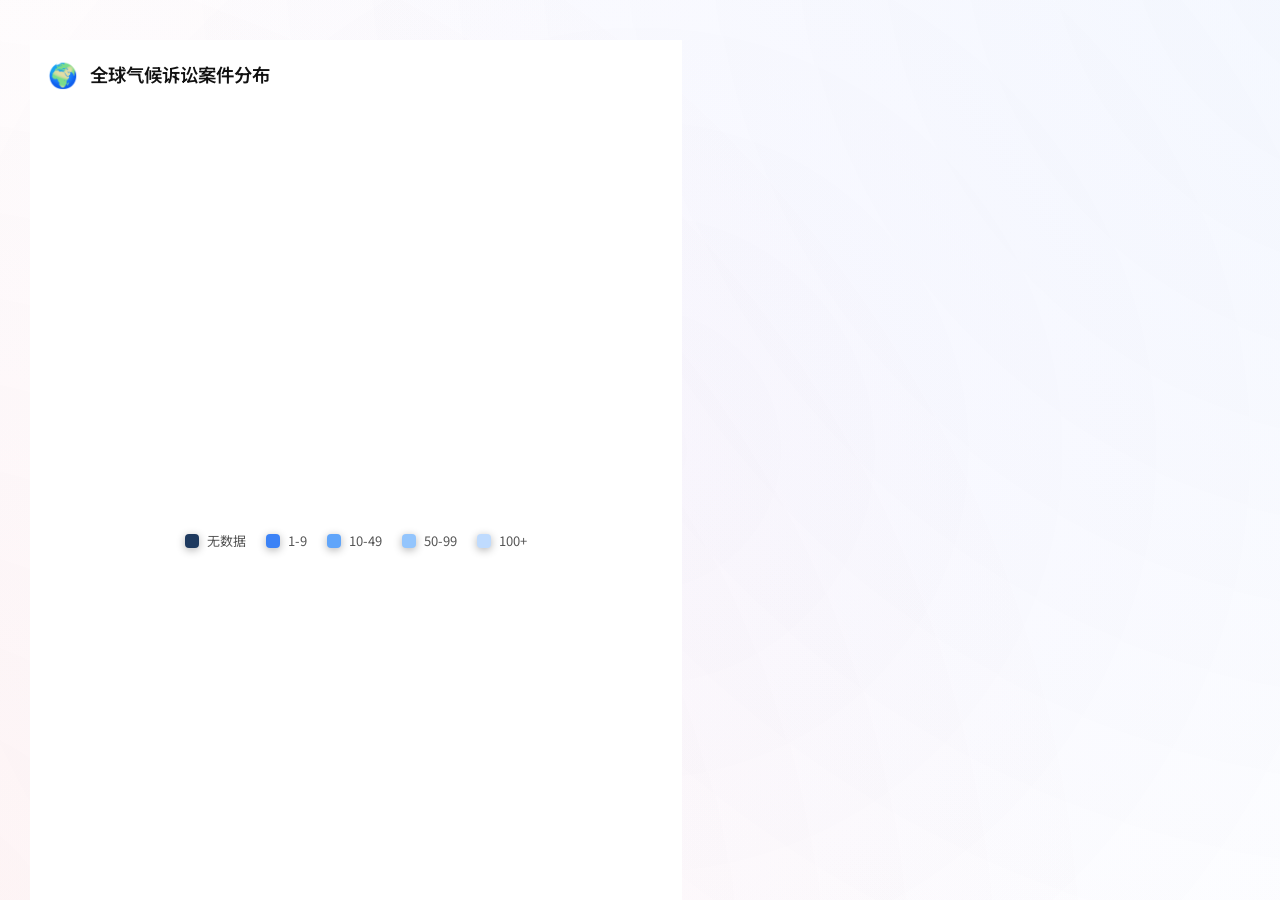
<file: docs/charts/climate-litigation-visualization/map.html>
<!doctype html>
<html lang="zh-CN">
<head>
  <meta charset="utf-8" />
  <meta name="viewport" content="width=device-width,initial-scale=1" />
  <title>Chart · 气候诉讼案件分布地图</title>
  <style>
    html, body { height: 100%; margin: 0; overflow: hidden; }
    iframe { width: 100%; height: 100%; border: 0; display: block; }
  </style>
</head>
<body>
  <iframe id="frame" src="../../climate-litigation-visualization/test.html" loading="eager"></iframe>
  <script type="module">
    import { initIframeOnlyShow, EMBED_SINGLE_FRAME_CSS } from "../_wrapper-utils.js";

    initIframeOnlyShow(document.getElementById('frame'), {
      targetSelector: '#chart-litigation-map',
      keepClosestSelector: '.card',
      hideSelectors: ['.header', '.stats-grid', '.insight-box', '.sources-card'],
      extraCss: EMBED_SINGLE_FRAME_CSS,
    });
  </script>
</body>
</html>
</file>
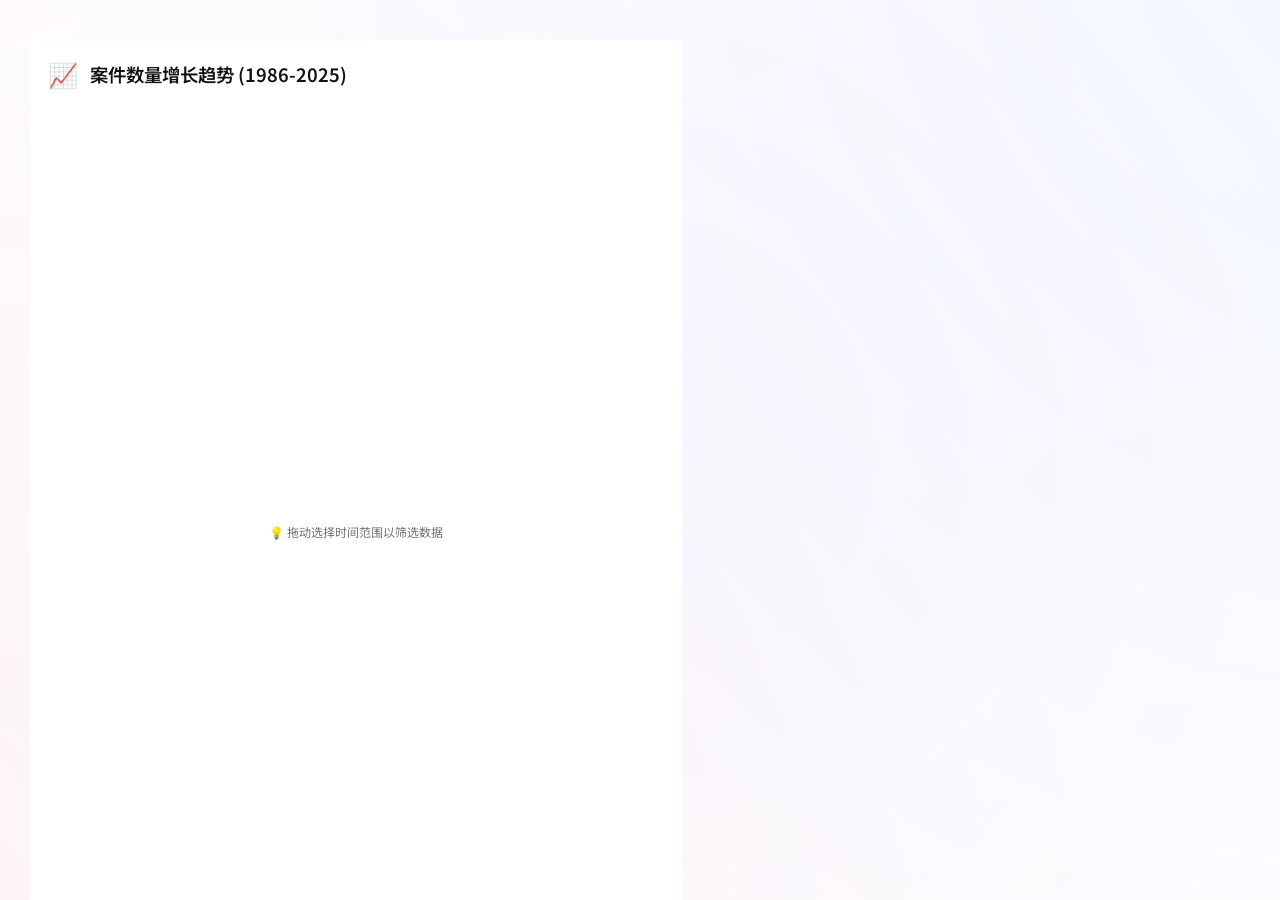
<file: docs/charts/climate-litigation-visualization/trend.html>
<!doctype html>
<html lang="zh-CN">
<head>
  <meta charset="utf-8" />
  <meta name="viewport" content="width=device-width,initial-scale=1" />
  <title>Chart · 气候诉讼增长趋势</title>
  <style>
    html, body { height: 100%; margin: 0; overflow: hidden; }
    iframe { width: 100%; height: 100%; border: 0; display: block; }
  </style>
</head>
<body>
  <iframe id="frame" src="../../climate-litigation-visualization/test.html" loading="eager"></iframe>
  <script type="module">
    import { initIframeOnlyShow, EMBED_SINGLE_FRAME_CSS } from "../_wrapper-utils.js";

    initIframeOnlyShow(document.getElementById('frame'), {
      targetSelector: '#chart-litigation-trend',
      keepClosestSelector: '.card',
      hideSelectors: ['.header', '.stats-grid', '.insight-box', '.sources-card'],
      extraCss: EMBED_SINGLE_FRAME_CSS,
    });
  </script>
</body>
</html>
</file>
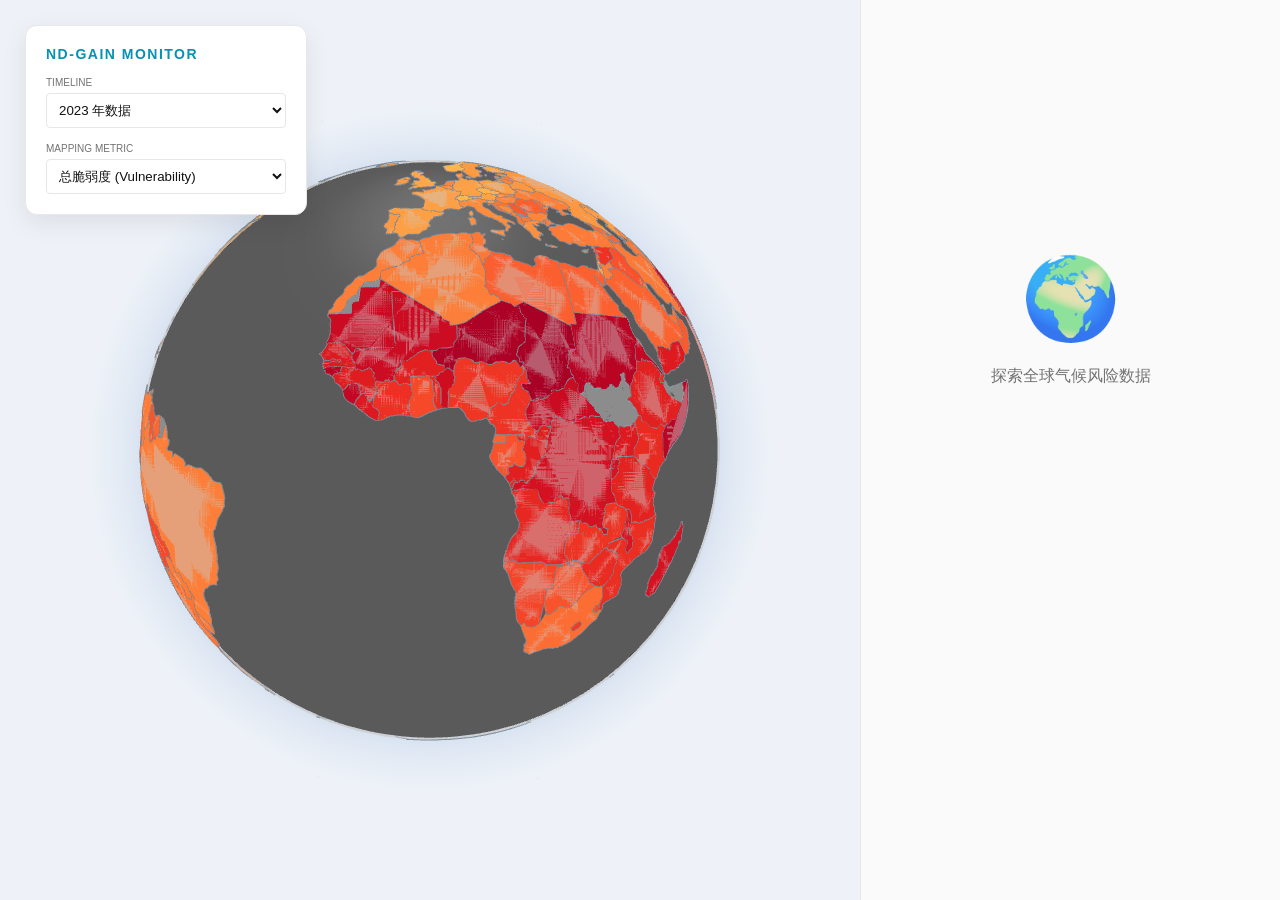
<file: docs/charts/climate-vulnerability-globe/radar.html>
<!doctype html>
<html lang="zh-CN">
  <head>
    <meta charset="utf-8" />
    <meta name="viewport" content="width=device-width, initial-scale=1" />
    <title>Climate Vulnerability Globe - 嵌入</title>
    <style>
      /* 随父级 iframe 高度填充；勿用 100vh */
      html, body {
        margin: 0;
        padding: 0;
        width: 100%;
        height: 100%;
        overflow: hidden;
        box-sizing: border-box;
      }
      #frame {
        width: 100%;
        height: 100%;
        border: 0;
        display: block;
        vertical-align: top;
      }
    </style>
  </head>
  <body>
    <iframe id="frame" src="./app/index.html" title="Climate Vulnerability Globe"></iframe>
    <script>
      (function () {
        const frame = document.getElementById('frame');
        if (!frame) return;

        /** 覆盖 #root 的 100vh，避免嵌入时布局错乱 */
        function injectLayoutFixes(doc) {
          if (!doc || doc.getElementById('nv-embed-layout-fix')) return;
          const style = doc.createElement('style');
          style.id = 'nv-embed-layout-fix';
          style.textContent = `
            html, body {
              height: 100% !important;
              width: 100% !important;
              margin: 0 !important;
              overflow: hidden !important;
              box-sizing: border-box !important;
              background-color: #fafafa !important;
            }
            #root {
              height: 100% !important;
              width: 100% !important;
              max-height: 100% !important;
              max-width: 100% !important;
              min-height: 0 !important;
              box-sizing: border-box !important;
              overflow: hidden !important;
              background-color: #fafafa !important;
            }
          `;
          doc.head.appendChild(style);
          const win = doc.defaultView;
          if (win) {
            try {
              win.dispatchEvent(new Event('resize'));
            } catch (e) {}
            requestAnimationFrame(function () {
              try {
                win.dispatchEvent(new Event('resize'));
              } catch (e2) {}
            });
          }
        }

        function tick(doc) {
          injectLayoutFixes(doc);
        }

        function startObserve() {
          const run = function () {
            const doc = frame.contentDocument;
            if (!doc) return;
            tick(doc);
          };

          run();
          const timer = window.setInterval(run, 500);
          window.setTimeout(function () {
            window.clearInterval(timer);
          }, 15000);

          const doc = frame.contentDocument;
          if (doc && doc.documentElement) {
            const observer = new MutationObserver(run);
            observer.observe(doc.documentElement, { childList: true, subtree: true });
            window.setTimeout(function () {
              observer.disconnect();
            }, 15000);
          }
        }

        frame.addEventListener('load', startObserve);
      })();
    </script>
  </body>
</html>
</file>
<file: docs/co2/styles.css>
/* 全局样式，从原 test.html 提取 */
:root {
    --bg: #ffffff;
    --border: #e2e6ea;
    --shadow: 0 1px 3px rgba(0, 0, 0, 0.06);
    --text: #1a1a2e;
    --text-secondary: #6B7280;
    --accent: #2563EB;
    --accent-light: #EFF6FF;
    --danger: #EF4444;
    --radius: 10px;
    --transition: 0.2s ease;
}

* {
    margin: 0;
    padding: 0;
    box-sizing: border-box;
}

body {
    background: #ffffff;
    font-family: 'Inter', 'Segoe UI', 'Helvetica Neue', 'PingFang SC', 'Microsoft YaHei', sans-serif;
    display: flex;
    justify-content: center;
    align-items: flex-start;
    min-height: 100vh;
    padding: 24px 16px;
    -webkit-font-smoothing: antialiased;
    -moz-osx-font-smoothing: grayscale;
}

.container {
    width: 100%;
    max-width: 1200px;
    background: #ffffff;
    border: 1px solid var(--border);
    border-radius: 14px;
    padding: 20px 16px 10px 8px;
    box-shadow: var(--shadow);
    transition: box-shadow 0.3s ease;
    position: relative;
}

.container:hover {
    box-shadow: 0 4px 16px rgba(0, 0, 0, 0.08);
}

/* ========== 工具栏 ========== */
.toolbar {
    display: flex;
    flex-wrap: wrap;
    align-items: flex-start;
    gap: 12px;
    margin-bottom: 14px;
    padding: 0 8px;
}

.toggle-group {
    display: flex;
    background: #f3f4f6;
    border-radius: 8px;
    padding: 3px;
    flex-shrink: 0;
}

.toggle-btn {
    padding: 9px 18px;
    border: none;
    background: transparent;
    border-radius: 6px;
    cursor: pointer;
    font-size: 13px;
    font-weight: 500;
    color: var(--text-secondary);
    transition: all var(--transition);
    white-space: nowrap;
    font-family: inherit;
    letter-spacing: 0.01em;
}

.toggle-btn.active {
    background: #ffffff;
    color: #111827;
    box-shadow: 0 1px 3px rgba(0, 0, 0, 0.12);
    font-weight: 600;
}

.toggle-btn:hover:not(.active) {
    color: #374151;
    background: rgba(255, 255, 255, 0.5);
}

/* ========== 国家选择器 ========== */
.country-selector {
    position: relative;
    flex: 1;
    min-width: 250px;
    max-width: 520px;
}

.select-input-wrap {
    display: flex;
    align-items: center;
    border: 1.5px solid #d1d5db;
    border-radius: 8px;
    padding: 8px 12px;
    cursor: pointer;
    background: #ffffff;
    transition: border-color var(--transition);
    gap: 8px;
    min-height: 42px;
    flex-wrap: wrap;
}

.select-input-wrap:focus-within,
.select-input-wrap.active {
    border-color: var(--accent);
    box-shadow: 0 0 0 3px rgba(37, 99, 235, 0.08);
}

.selected-tags {
    display: flex;
    flex-wrap: wrap;
    gap: 5px;
    align-items: center;
    flex: 1;
}

.tag {
    display: inline-flex;
    align-items: center;
    gap: 4px;
    background: var(--accent-light);
    color: var(--accent);
    padding: 3px 9px;
    border-radius: 14px;
    font-size: 12px;
    font-weight: 500;
    white-space: nowrap;
    border: 1px solid rgba(37, 99, 235, 0.2);
}

.tag .remove-tag {
    cursor: pointer;
    font-size: 15px;
    line-height: 1;
    opacity: 0.6;
    transition: opacity var(--transition);
    margin-left: 2px;
}

.tag .remove-tag:hover {
    opacity: 1;
}

.search-input {
    border: none;
    outline: none;
    background: transparent;
    font-size: 13px;
    font-family: inherit;
    min-width: 80px;
    flex: 1;
    color: #111827;
    padding: 2px 0;
}

.search-input::placeholder {
    color: #9CA3AF;
}

.dropdown-panel {
    position: absolute;
    top: 100%;
    left: 0;
    right: 0;
    margin-top: 4px;
    background: #ffffff;
    border: 1px solid #e5e7eb;
    border-radius: 10px;
    box-shadow: 0 10px 40px rgba(0, 0, 0, 0.1);
    z-index: 100;
    max-height: 340px;
    overflow: hidden;
    display: none;
    flex-direction: column;
}

.dropdown-panel.open {
    display: flex;
}

.dropdown-actions {
    display: flex;
    gap: 8px;
    padding: 10px 14px;
    border-bottom: 1px solid #f3f4f6;
    flex-shrink: 0;
}

.dropdown-actions button {
    font-size: 11px;
    padding: 5px 12px;
    border-radius: 14px;
    border: 1px solid #d1d5db;
    background: #f9fafb;
    cursor: pointer;
    font-family: inherit;
    color: #374151;
    transition: all var(--transition);
    white-space: nowrap;
}

.dropdown-actions button:hover {
    background: #f3f4f6;
    border-color: #9CA3AF;
}

.dropdown-list {
    overflow-y: auto;
    flex: 1;
    padding: 6px 0;
    max-height: 260px;
}

.dropdown-list label {
    display: flex;
    align-items: center;
    gap: 10px;
    padding: 7px 14px;
    cursor: pointer;
    font-size: 13px;
    color: #374151;
    transition: background var(--transition);
    font-family: inherit;
}

.dropdown-list label:hover {
    background: #f9fafb;
}

.dropdown-list input[type="checkbox"] {
    cursor: pointer;
    accent-color: var(--accent);
    width: 16px;
    height: 16px;
    flex-shrink: 0;
}

.dropdown-list .no-results {
    padding: 16px 14px;
    color: #9CA3AF;
    font-size: 13px;
    text-align: center;
}

/* ========== 图表区域 ========== */
#chart {
    width: 100%;
    height: 560px;
    cursor: default;
}

/* ========== 加载状态 ========== */
.loading-overlay {
    display: none;
    position: absolute;
    inset: 0;
    background: rgba(255, 255, 255, 0.7);
    z-index: 50;
    border-radius: 14px;
    justify-content: center;
    align-items: center;
    font-size: 14px;
    color: #6B7280;
    gap: 10px;
    flex-direction: column;
}

.loading-overlay.visible {
    display: flex;
}

.spinner {
    width: 32px;
    height: 32px;
    border: 3px solid #e5e7eb;
    border-top-color: var(--accent);
    border-radius: 50%;
    animation: spin 0.7s linear infinite;
}

@keyframes spin {
    to {
        transform: rotate(360deg);
    }
}

/* ========== 响应式 ========== */
@media (max-width: 768px) {
    body {
        padding: 8px;
    }

    .container {
        padding: 12px 6px 6px 2px;
        border-radius: 10px;
    }

    #chart {
        height: 400px;
    }

    .toolbar {
        flex-direction: column;
        gap: 8px;
    }

    .country-selector {
        max-width: 100%;
    }

    .toggle-btn {
        padding: 7px 13px;
        font-size: 12px;
    }
}
</file>
<file: docs/charts/climate-vulnerability-globe/app/assets/index-MxApr4Lq.css>
body{-webkit-font-smoothing:antialiased;background-color:#fafafa;margin:0;padding:0;font-family:-apple-system,BlinkMacSystemFont,Segoe UI,Roboto,Helvetica,Arial,sans-serif;overflow:hidden}#root{width:100vw;height:100vh}@keyframes fadeIn{0%{opacity:0;transform:translateY(10px)}to{opacity:1;transform:translateY(0)}}
</file>
